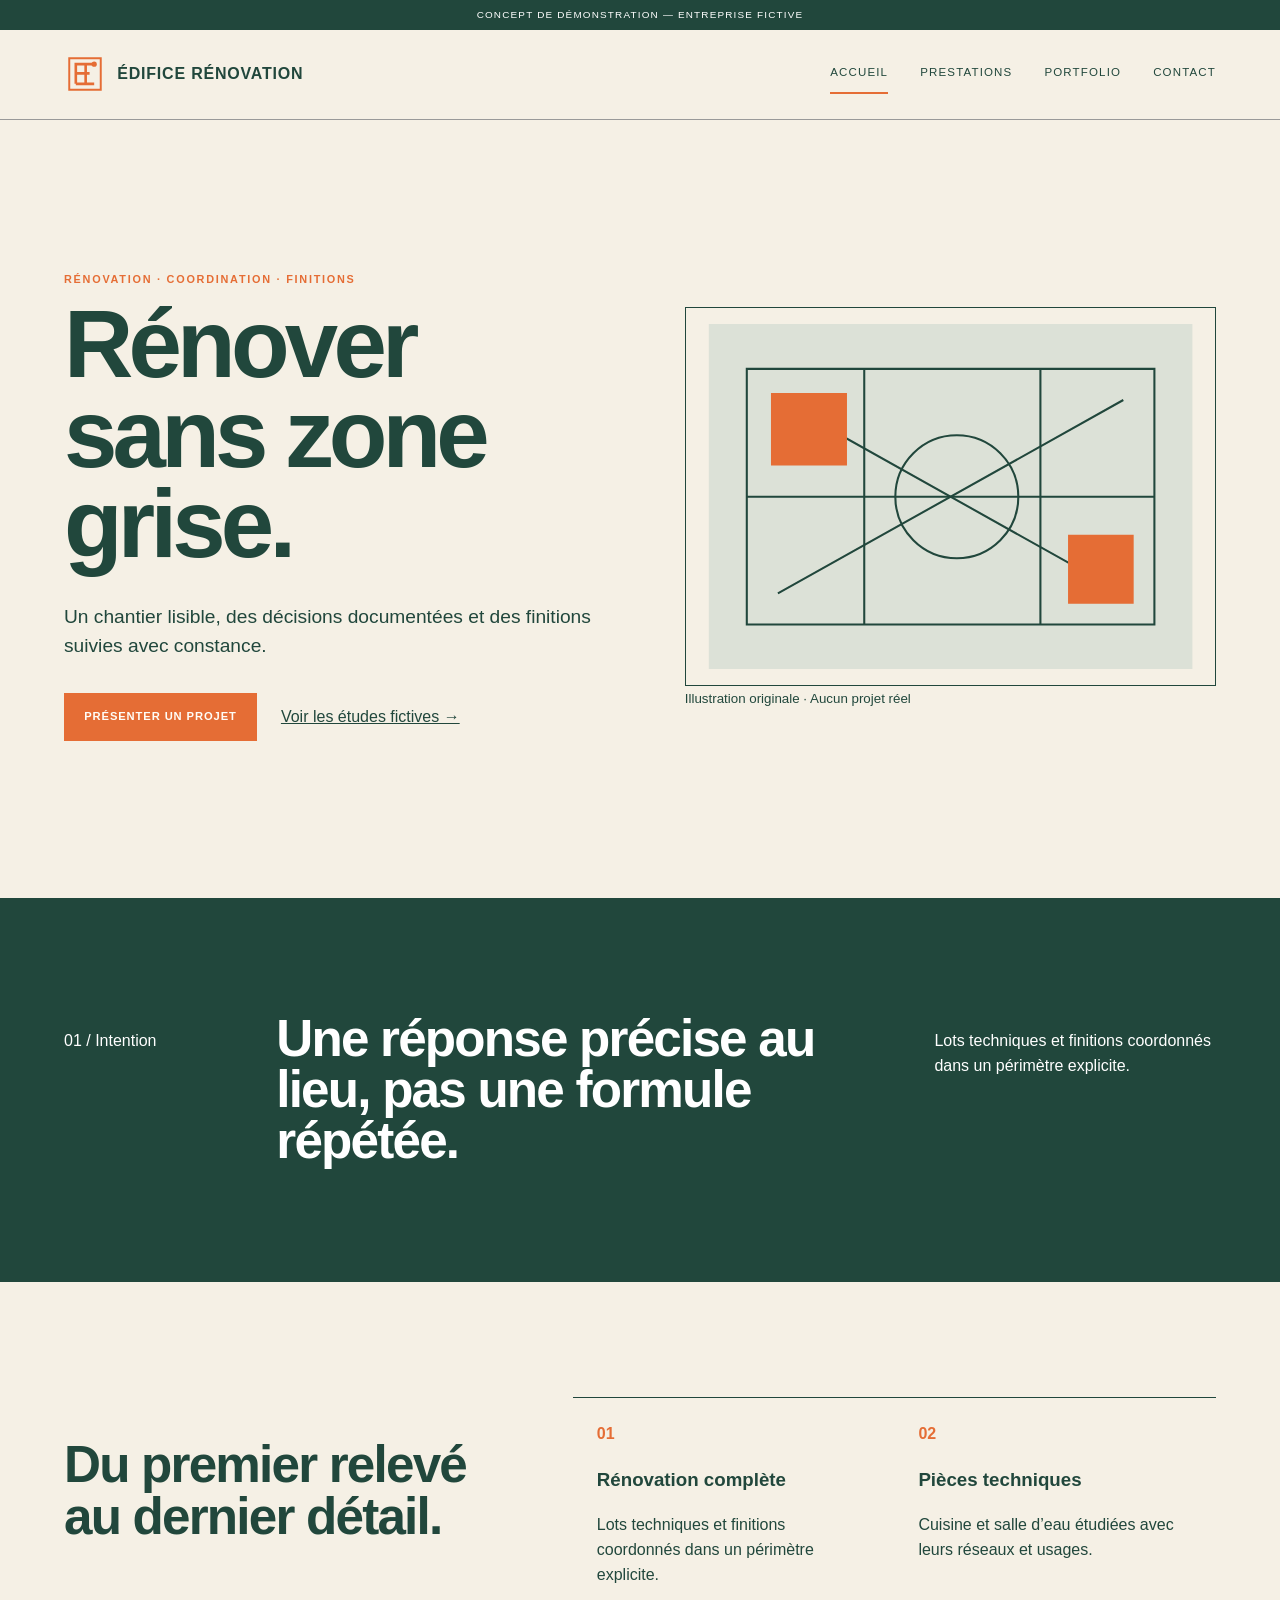
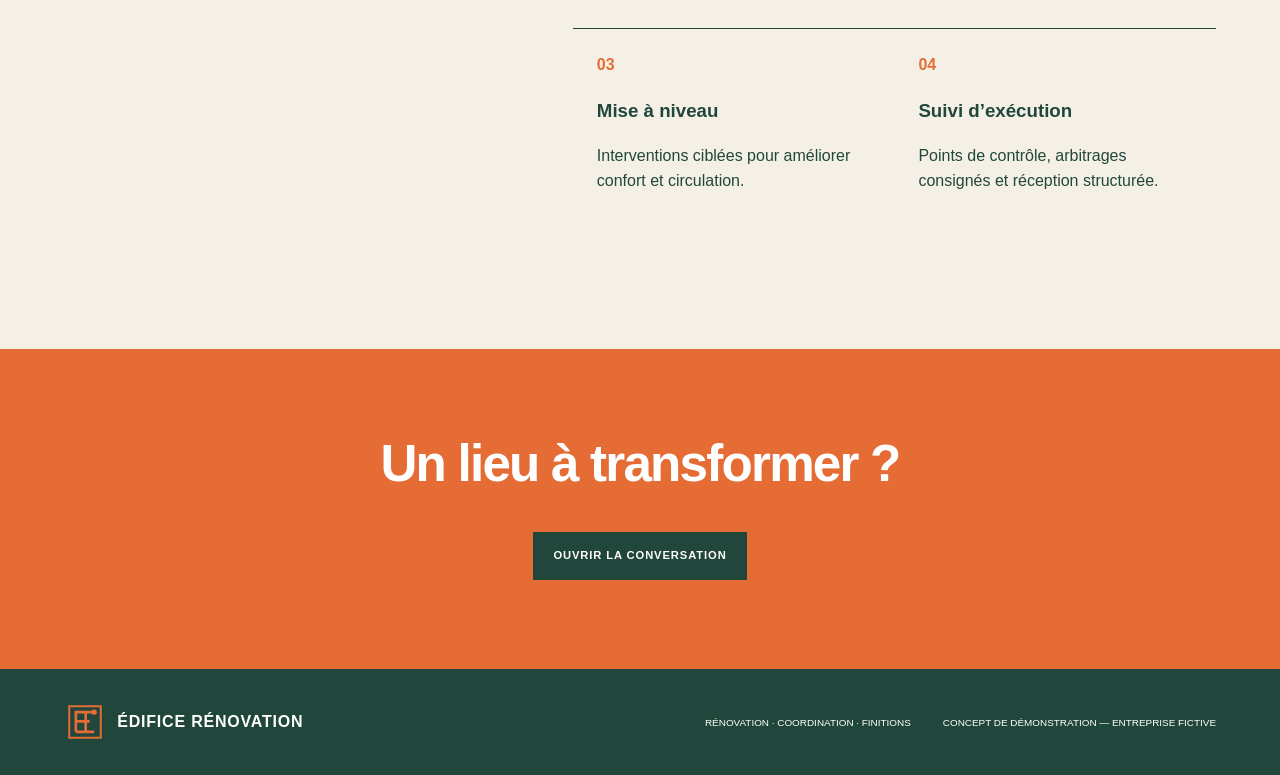
<file: index.html>
<!doctype html><html lang="fr" data-style="edifice"><head><meta charset="utf-8"><meta name="viewport" content="width=device-width,initial-scale=1"><title>Accueil — ÉDIFICE RÉNOVATION</title><meta name="description" content="Un chantier lisible, des décisions documentées et des finitions suivies avec constance."><link rel="icon" href="favicon.svg" type="image/svg+xml"><link rel="stylesheet" href="styles.css"><script src="script.js" defer></script></head><body><a class="skip-link" href="#contenu">Aller au contenu</a><div class="notice">Concept de démonstration — entreprise fictive</div><header><a class="brand" href="index.html"><svg class="mark" viewBox="0 0 64 64" aria-hidden="true"><use href="logo.svg#mark"/></svg><b>ÉDIFICE RÉNOVATION</b></a><button class="menu-toggle" aria-expanded="false" aria-controls="navigation"><span>Menu</span><i></i></button><nav id="navigation" aria-label="Navigation principale"><a href="index.html" aria-current="page">Accueil</a><a href="prestations.html">Prestations</a><a href="portfolio.html">Portfolio</a><a href="contact.html">Contact</a></nav></header><main id="contenu"><section class="hero"><div><p class="tag">Rénovation · Coordination · Finitions</p><h1>Rénover sans zone grise.</h1><p class="lead">Un chantier lisible, des décisions documentées et des finitions suivies avec constance.</p><p class="actions"><a class="button" href="contact.html">Présenter un projet</a><a href="portfolio.html">Voir les études fictives →</a></p></div><div><svg class="visual" viewBox="0 0 700 500" role="img" aria-label="Composition architecturale abstraite, étude fictive"><rect width="700" height="500"/><g><path d="M55 65H645V435H55ZM55 250H645M225 65V435M480 65V435"/><circle cx="359" cy="250" r="89"/><path d="M100 110L600 390M600 110L100 390"/></g><path class="solid" d="M90 100h110v105H90zm430 205h95v100h-95z"/></svg><small>Illustration originale · Aucun projet réel</small></div></section><section class="dark"><p>01 / Intention</p><h2>Une réponse précise au lieu, pas une formule répétée.</h2><p>Lots techniques et finitions coordonnés dans un périmètre explicite.</p></section><section class="split"><h2>Du premier relevé au dernier détail.</h2><div class="cards"><article><b>01</b><h3>Rénovation complète</h3><p>Lots techniques et finitions coordonnés dans un périmètre explicite.</p></article><article><b>02</b><h3>Pièces techniques</h3><p>Cuisine et salle d’eau étudiées avec leurs réseaux et usages.</p></article><article><b>03</b><h3>Mise à niveau</h3><p>Interventions ciblées pour améliorer confort et circulation.</p></article><article><b>04</b><h3>Suivi d’exécution</h3><p>Points de contrôle, arbitrages consignés et réception structurée.</p></article></div></section><section class="cta"><h2>Un lieu à transformer ?</h2><a class="button" href="contact.html">Ouvrir la conversation</a></section></main><footer><a class="brand" href="index.html"><svg class="mark" viewBox="0 0 64 64" aria-hidden="true"><use href="logo.svg#mark"/></svg><b>ÉDIFICE RÉNOVATION</b></a><p>Rénovation · Coordination · Finitions</p><p>Concept de démonstration — entreprise fictive</p></footer></body></html>
</file>
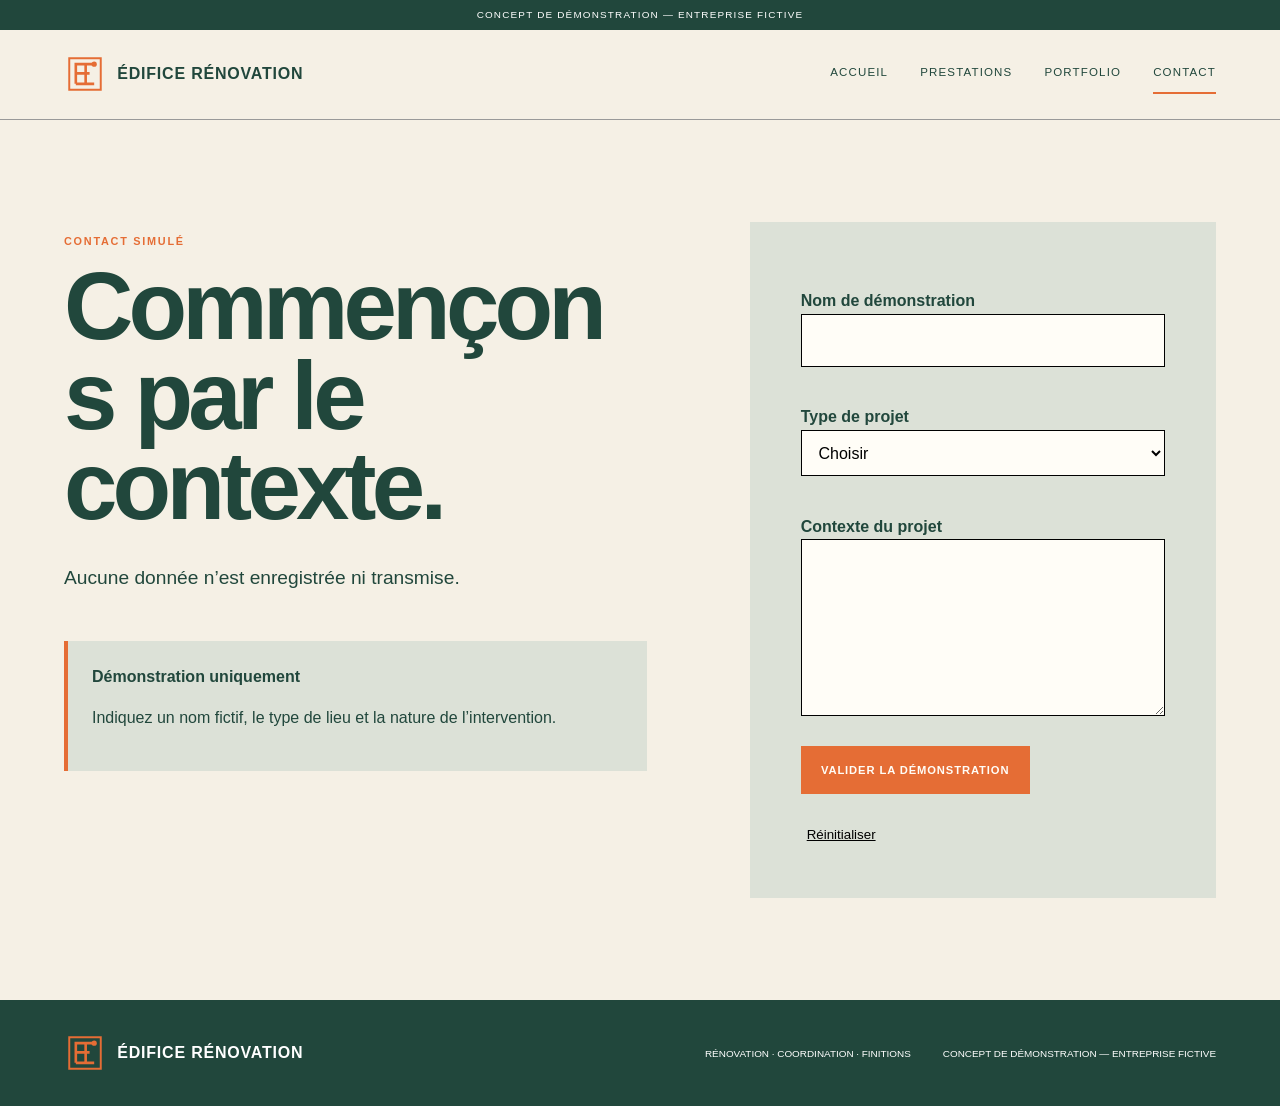
<file: contact.html>
<!doctype html><html lang="fr" data-style="edifice"><head><meta charset="utf-8"><meta name="viewport" content="width=device-width,initial-scale=1"><title>Contact simulé — ÉDIFICE RÉNOVATION</title><meta name="description" content="Un chantier lisible, des décisions documentées et des finitions suivies avec constance."><link rel="icon" href="favicon.svg" type="image/svg+xml"><link rel="stylesheet" href="styles.css"><script src="script.js" defer></script></head><body><a class="skip-link" href="#contenu">Aller au contenu</a><div class="notice">Concept de démonstration — entreprise fictive</div><header><a class="brand" href="index.html"><svg class="mark" viewBox="0 0 64 64" aria-hidden="true"><use href="logo.svg#mark"/></svg><b>ÉDIFICE RÉNOVATION</b></a><button class="menu-toggle" aria-expanded="false" aria-controls="navigation"><span>Menu</span><i></i></button><nav id="navigation" aria-label="Navigation principale"><a href="index.html">Accueil</a><a href="prestations.html">Prestations</a><a href="portfolio.html">Portfolio</a><a href="contact.html" aria-current="page">Contact</a></nav></header><main id="contenu"><section class="contact"><div><p class="tag">Contact simulé</p><h1>Commençons par le contexte.</h1><p class="lead">Aucune donnée n’est enregistrée ni transmise.</p><aside><b>Démonstration uniquement</b><p>Indiquez un nom fictif, le type de lieu et la nature de l’intervention.</p></aside></div><form id="contact-form" novalidate><label for="nom">Nom de démonstration</label><input id="nom" required minlength="2" aria-describedby="nom-error"><small id="nom-error"></small><label for="projet">Type de projet</label><select id="projet" required aria-describedby="projet-error"><option value="">Choisir</option><option>Habitat</option><option>Hôtellerie</option><option>Commerce</option><option>Bureaux</option></select><small id="projet-error"></small><label for="message">Contexte du projet</label><textarea id="message" rows="6" required minlength="20" aria-describedby="message-error"></textarea><small id="message-error"></small><button class="button" type="submit">Valider la démonstration</button><div id="form-status" role="status" tabindex="-1"></div><button class="reset" type="reset">Réinitialiser</button></form></section></main><footer><a class="brand" href="index.html"><svg class="mark" viewBox="0 0 64 64" aria-hidden="true"><use href="logo.svg#mark"/></svg><b>ÉDIFICE RÉNOVATION</b></a><p>Rénovation · Coordination · Finitions</p><p>Concept de démonstration — entreprise fictive</p></footer></body></html>
</file>
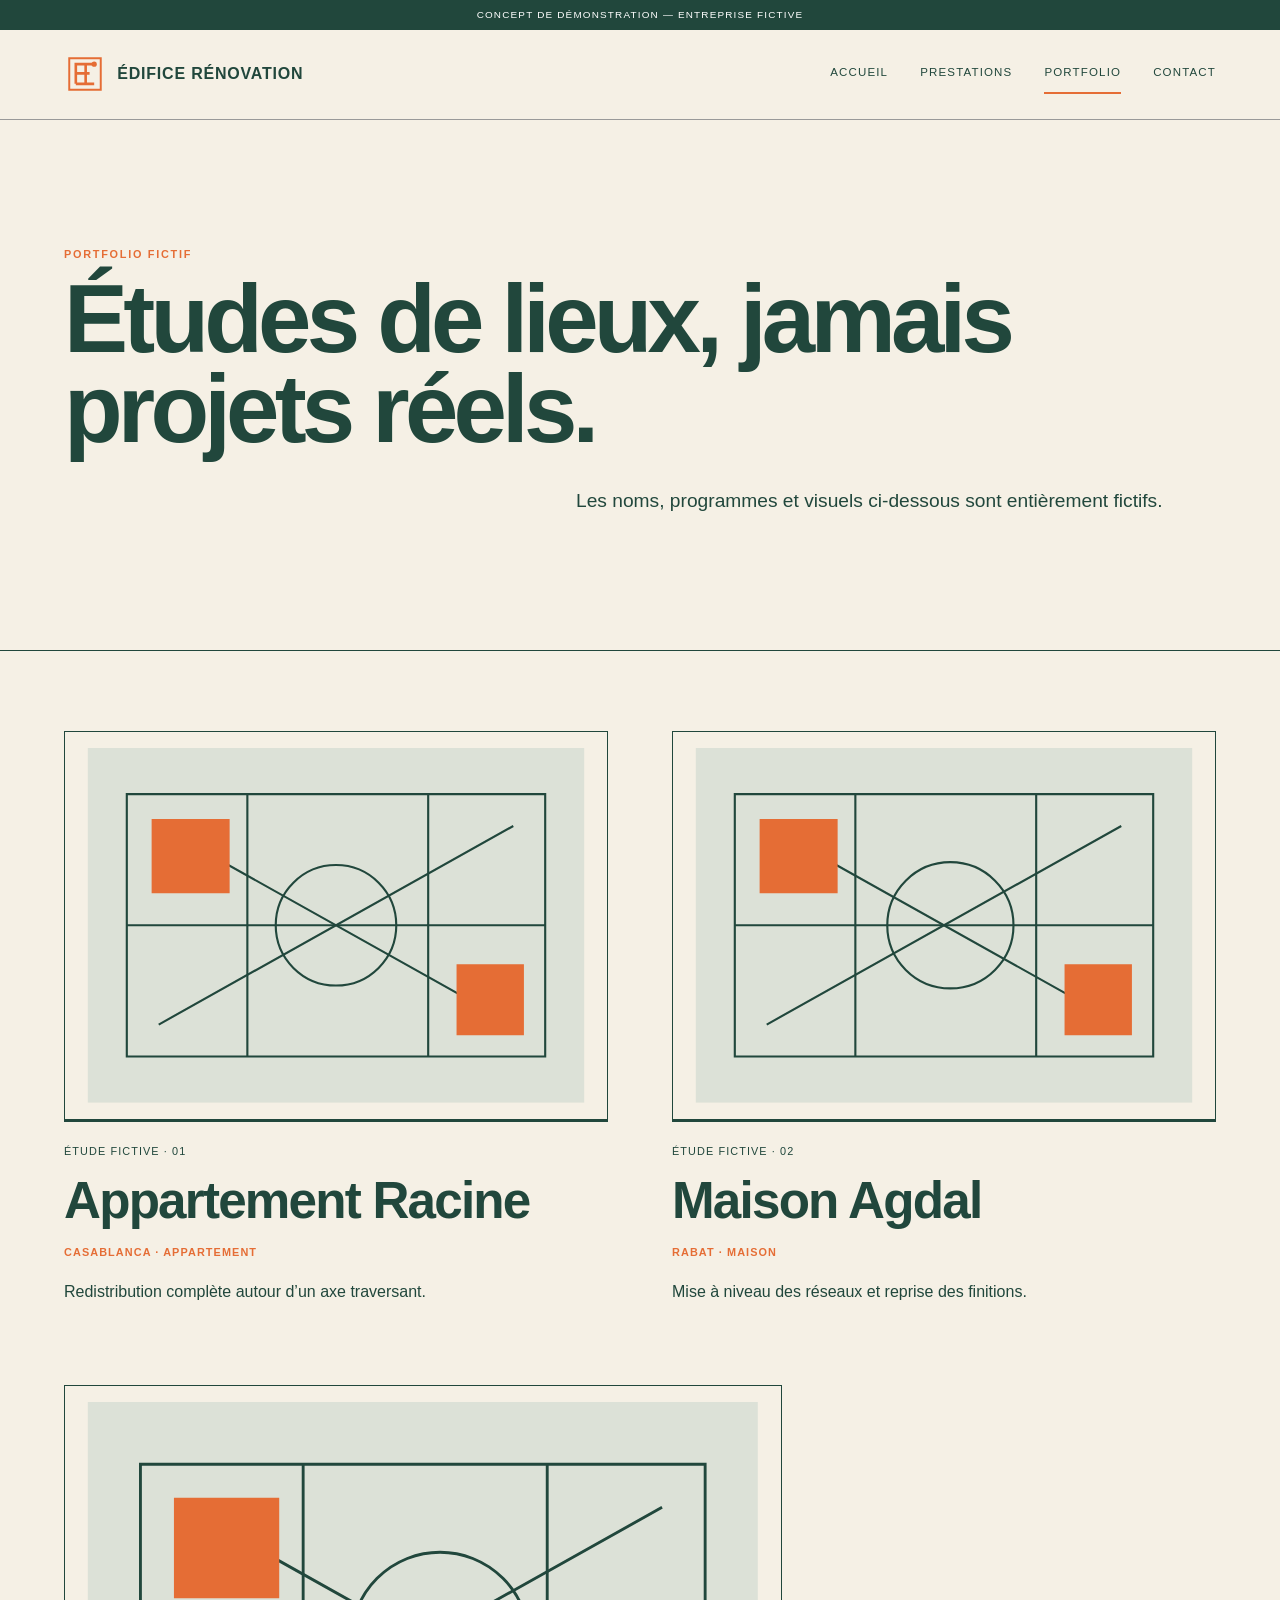
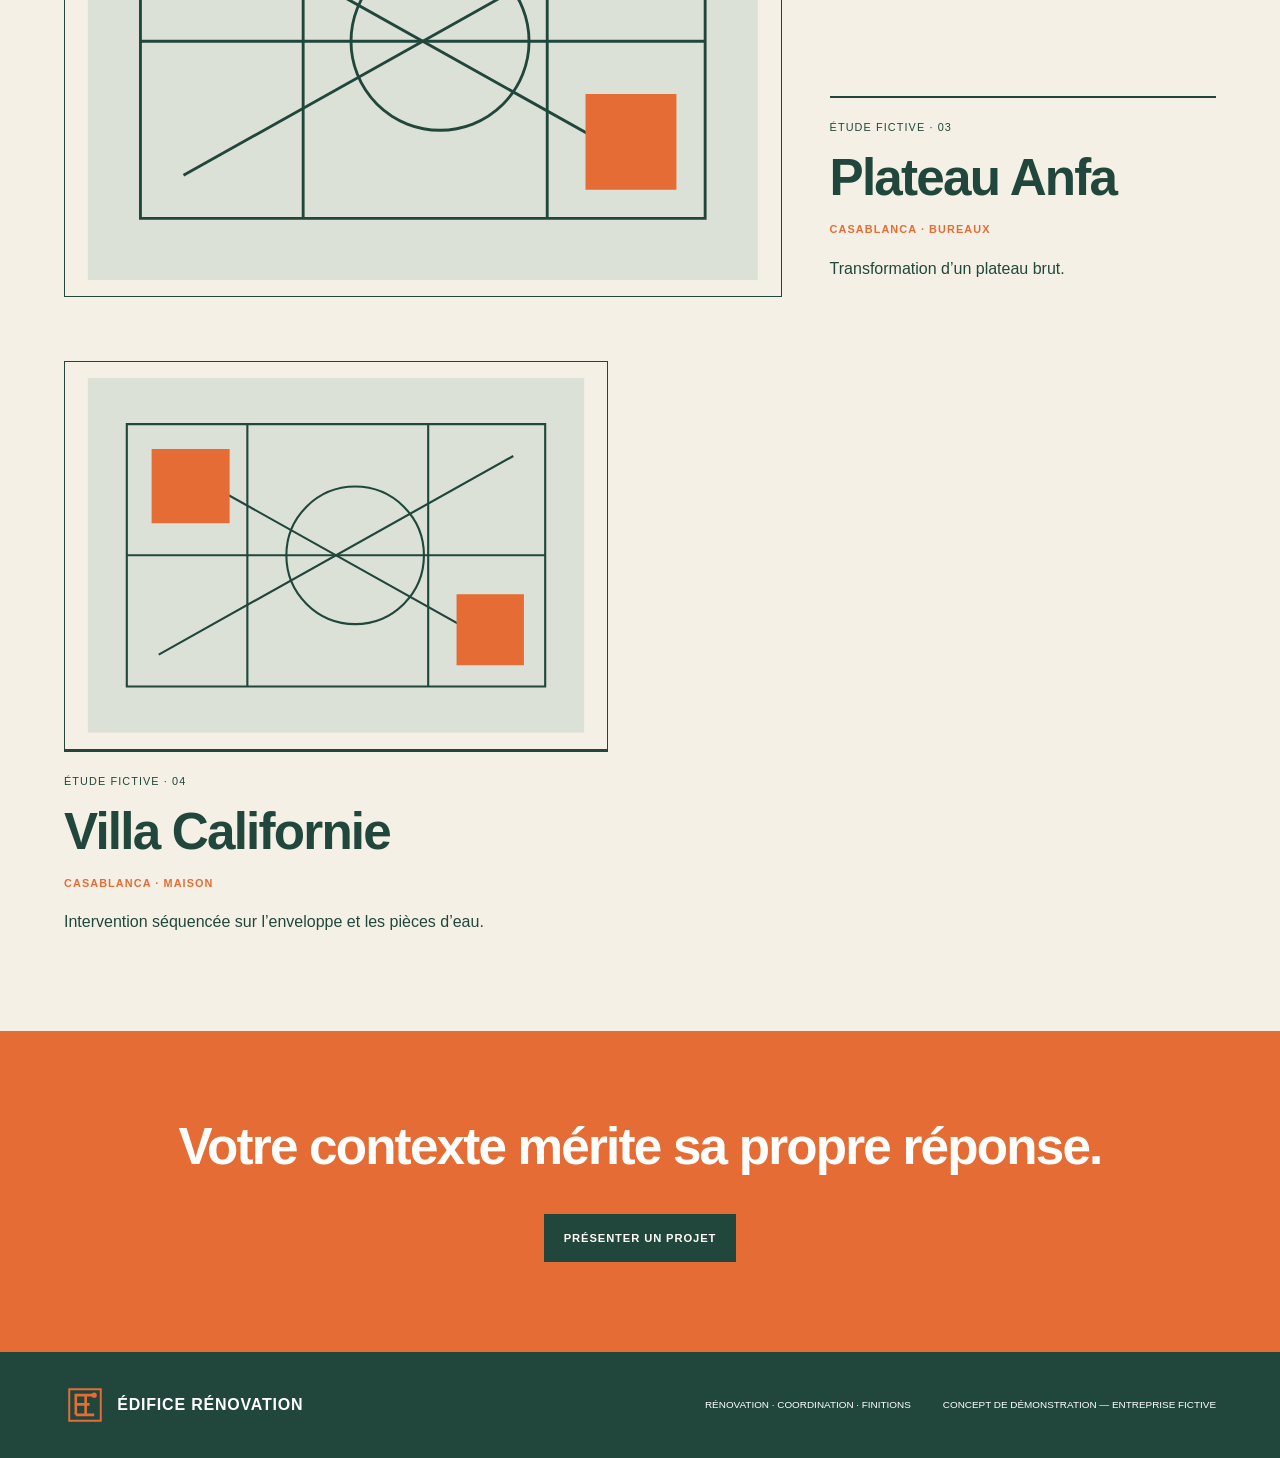
<file: portfolio.html>
<!doctype html><html lang="fr" data-style="edifice"><head><meta charset="utf-8"><meta name="viewport" content="width=device-width,initial-scale=1"><title>Portfolio fictif — ÉDIFICE RÉNOVATION</title><meta name="description" content="Un chantier lisible, des décisions documentées et des finitions suivies avec constance."><link rel="icon" href="favicon.svg" type="image/svg+xml"><link rel="stylesheet" href="styles.css"><script src="script.js" defer></script></head><body><a class="skip-link" href="#contenu">Aller au contenu</a><div class="notice">Concept de démonstration — entreprise fictive</div><header><a class="brand" href="index.html"><svg class="mark" viewBox="0 0 64 64" aria-hidden="true"><use href="logo.svg#mark"/></svg><b>ÉDIFICE RÉNOVATION</b></a><button class="menu-toggle" aria-expanded="false" aria-controls="navigation"><span>Menu</span><i></i></button><nav id="navigation" aria-label="Navigation principale"><a href="index.html">Accueil</a><a href="prestations.html">Prestations</a><a href="portfolio.html" aria-current="page">Portfolio</a><a href="contact.html">Contact</a></nav></header><main id="contenu"><section class="page"><p class="tag">Portfolio fictif</p><h1>Études de lieux, jamais projets réels.</h1><p class="lead">Les noms, programmes et visuels ci-dessous sont entièrement fictifs.</p></section><section class="projects"><article><svg class="visual" viewBox="0 0 700 500" role="img" aria-label="Composition architecturale abstraite, étude fictive"><rect width="700" height="500"/><g><path d="M55 65H645V435H55ZM55 250H645M225 65V435M480 65V435"/><circle cx="350" cy="250" r="85"/><path d="M100 110L600 390M600 110L100 390"/></g><path class="solid" d="M90 100h110v105H90zm430 205h95v100h-95z"/></svg><div><span>Étude fictive · 01</span><h2>Appartement Racine</h2><b>Casablanca · Appartement</b><p>Redistribution complète autour d’un axe traversant.</p></div></article><article><svg class="visual" viewBox="0 0 700 500" role="img" aria-label="Composition architecturale abstraite, étude fictive"><rect width="700" height="500"/><g><path d="M55 65H645V435H55ZM55 250H645M225 65V435M480 65V435"/><circle cx="359" cy="250" r="89"/><path d="M100 110L600 390M600 110L100 390"/></g><path class="solid" d="M90 100h110v105H90zm430 205h95v100h-95z"/></svg><div><span>Étude fictive · 02</span><h2>Maison Agdal</h2><b>Rabat · Maison</b><p>Mise à niveau des réseaux et reprise des finitions.</p></div></article><article><svg class="visual" viewBox="0 0 700 500" role="img" aria-label="Composition architecturale abstraite, étude fictive"><rect width="700" height="500"/><g><path d="M55 65H645V435H55ZM55 250H645M225 65V435M480 65V435"/><circle cx="368" cy="250" r="93"/><path d="M100 110L600 390M600 110L100 390"/></g><path class="solid" d="M90 100h110v105H90zm430 205h95v100h-95z"/></svg><div><span>Étude fictive · 03</span><h2>Plateau Anfa</h2><b>Casablanca · Bureaux</b><p>Transformation d’un plateau brut.</p></div></article><article><svg class="visual" viewBox="0 0 700 500" role="img" aria-label="Composition architecturale abstraite, étude fictive"><rect width="700" height="500"/><g><path d="M55 65H645V435H55ZM55 250H645M225 65V435M480 65V435"/><circle cx="377" cy="250" r="97"/><path d="M100 110L600 390M600 110L100 390"/></g><path class="solid" d="M90 100h110v105H90zm430 205h95v100h-95z"/></svg><div><span>Étude fictive · 04</span><h2>Villa Californie</h2><b>Casablanca · Maison</b><p>Intervention séquencée sur l’enveloppe et les pièces d’eau.</p></div></article></section><section class="cta"><h2>Votre contexte mérite sa propre réponse.</h2><a class="button" href="contact.html">Présenter un projet</a></section></main><footer><a class="brand" href="index.html"><svg class="mark" viewBox="0 0 64 64" aria-hidden="true"><use href="logo.svg#mark"/></svg><b>ÉDIFICE RÉNOVATION</b></a><p>Rénovation · Coordination · Finitions</p><p>Concept de démonstration — entreprise fictive</p></footer></body></html>
</file>
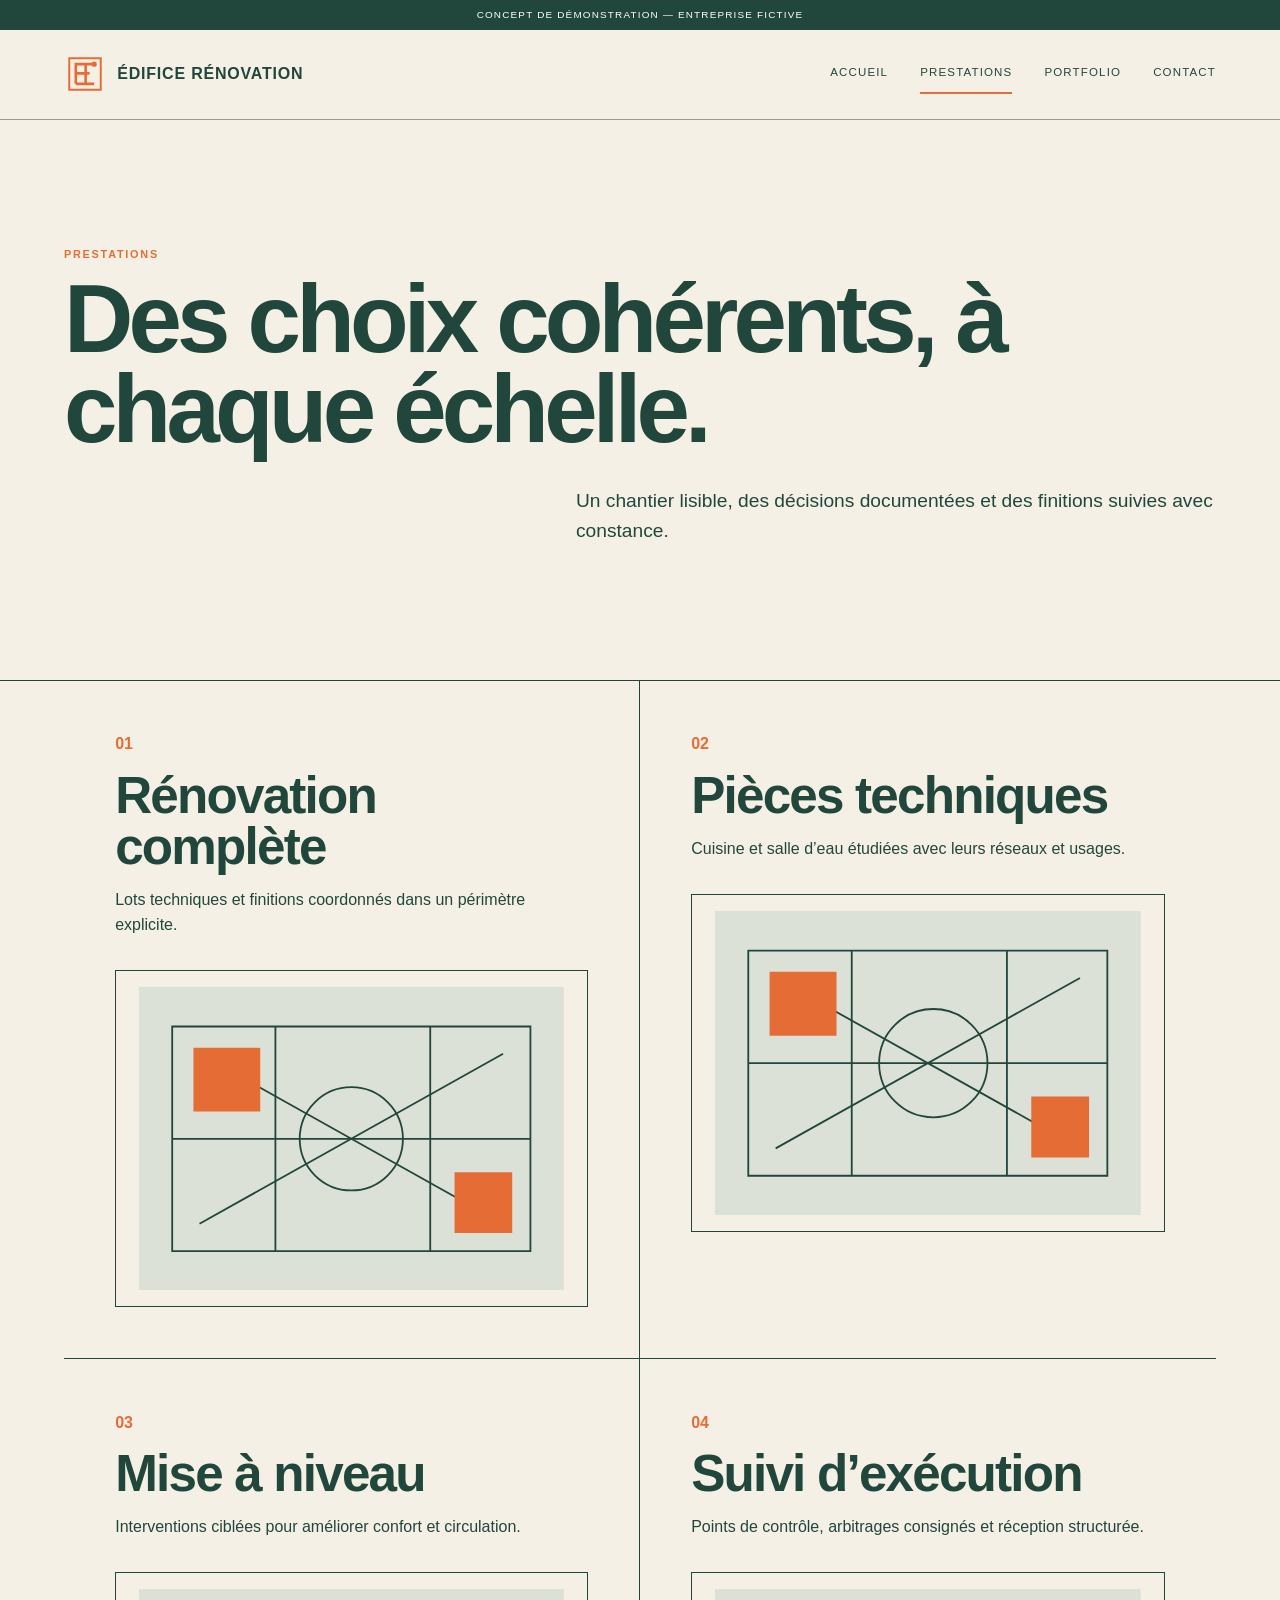
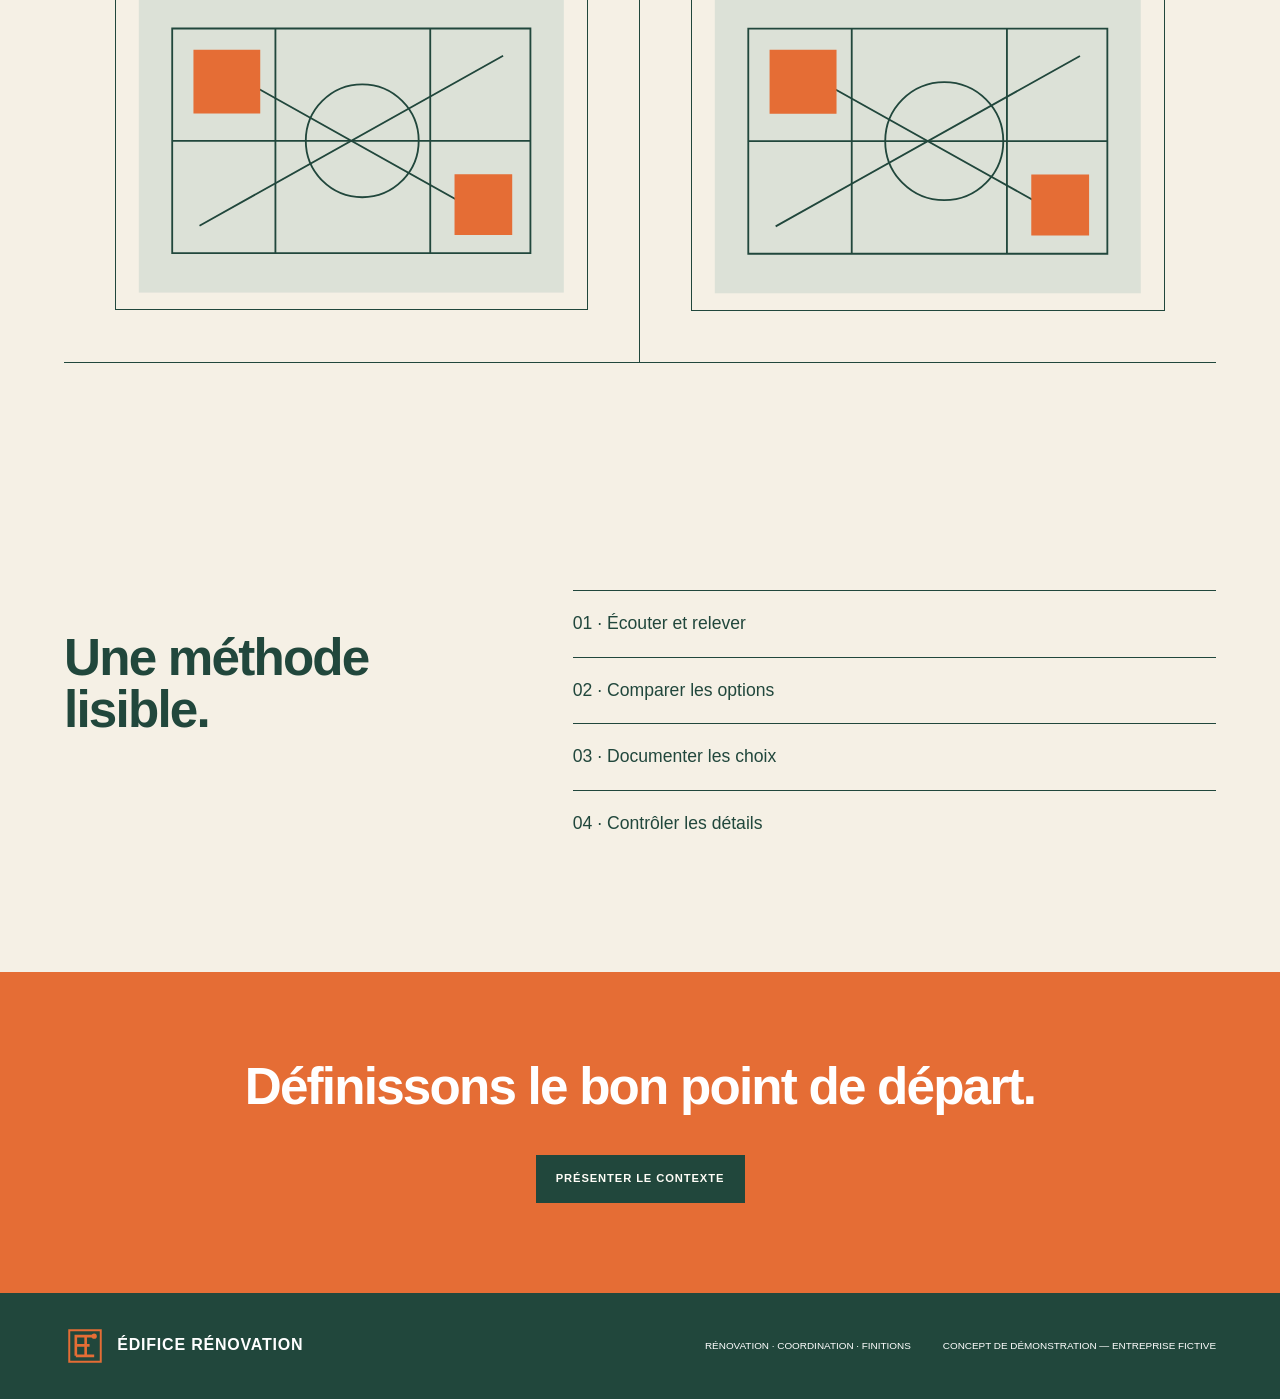
<file: prestations.html>
<!doctype html><html lang="fr" data-style="edifice"><head><meta charset="utf-8"><meta name="viewport" content="width=device-width,initial-scale=1"><title>Prestations — ÉDIFICE RÉNOVATION</title><meta name="description" content="Un chantier lisible, des décisions documentées et des finitions suivies avec constance."><link rel="icon" href="favicon.svg" type="image/svg+xml"><link rel="stylesheet" href="styles.css"><script src="script.js" defer></script></head><body><a class="skip-link" href="#contenu">Aller au contenu</a><div class="notice">Concept de démonstration — entreprise fictive</div><header><a class="brand" href="index.html"><svg class="mark" viewBox="0 0 64 64" aria-hidden="true"><use href="logo.svg#mark"/></svg><b>ÉDIFICE RÉNOVATION</b></a><button class="menu-toggle" aria-expanded="false" aria-controls="navigation"><span>Menu</span><i></i></button><nav id="navigation" aria-label="Navigation principale"><a href="index.html">Accueil</a><a href="prestations.html" aria-current="page">Prestations</a><a href="portfolio.html">Portfolio</a><a href="contact.html">Contact</a></nav></header><main id="contenu"><section class="page"><p class="tag">Prestations</p><h1>Des choix cohérents, à chaque échelle.</h1><p class="lead">Un chantier lisible, des décisions documentées et des finitions suivies avec constance.</p></section><section class="services"><article><b>01</b><h2>Rénovation complète</h2><p>Lots techniques et finitions coordonnés dans un périmètre explicite.</p><svg class="visual" viewBox="0 0 700 500" role="img" aria-label="Composition architecturale abstraite, étude fictive"><rect width="700" height="500"/><g><path d="M55 65H645V435H55ZM55 250H645M225 65V435M480 65V435"/><circle cx="350" cy="250" r="85"/><path d="M100 110L600 390M600 110L100 390"/></g><path class="solid" d="M90 100h110v105H90zm430 205h95v100h-95z"/></svg></article><article><b>02</b><h2>Pièces techniques</h2><p>Cuisine et salle d’eau étudiées avec leurs réseaux et usages.</p><svg class="visual" viewBox="0 0 700 500" role="img" aria-label="Composition architecturale abstraite, étude fictive"><rect width="700" height="500"/><g><path d="M55 65H645V435H55ZM55 250H645M225 65V435M480 65V435"/><circle cx="359" cy="250" r="89"/><path d="M100 110L600 390M600 110L100 390"/></g><path class="solid" d="M90 100h110v105H90zm430 205h95v100h-95z"/></svg></article><article><b>03</b><h2>Mise à niveau</h2><p>Interventions ciblées pour améliorer confort et circulation.</p><svg class="visual" viewBox="0 0 700 500" role="img" aria-label="Composition architecturale abstraite, étude fictive"><rect width="700" height="500"/><g><path d="M55 65H645V435H55ZM55 250H645M225 65V435M480 65V435"/><circle cx="368" cy="250" r="93"/><path d="M100 110L600 390M600 110L100 390"/></g><path class="solid" d="M90 100h110v105H90zm430 205h95v100h-95z"/></svg></article><article><b>04</b><h2>Suivi d’exécution</h2><p>Points de contrôle, arbitrages consignés et réception structurée.</p><svg class="visual" viewBox="0 0 700 500" role="img" aria-label="Composition architecturale abstraite, étude fictive"><rect width="700" height="500"/><g><path d="M55 65H645V435H55ZM55 250H645M225 65V435M480 65V435"/><circle cx="377" cy="250" r="97"/><path d="M100 110L600 390M600 110L100 390"/></g><path class="solid" d="M90 100h110v105H90zm430 205h95v100h-95z"/></svg></article></section><section class="method"><h2>Une méthode lisible.</h2><ol><li>01 · Écouter et relever</li><li>02 · Comparer les options</li><li>03 · Documenter les choix</li><li>04 · Contrôler les détails</li></ol></section><section class="cta"><h2>Définissons le bon point de départ.</h2><a class="button" href="contact.html">Présenter le contexte</a></section></main><footer><a class="brand" href="index.html"><svg class="mark" viewBox="0 0 64 64" aria-hidden="true"><use href="logo.svg#mark"/></svg><b>ÉDIFICE RÉNOVATION</b></a><p>Rénovation · Coordination · Finitions</p><p>Concept de démonstration — entreprise fictive</p></footer></body></html>
</file>
<file: styles.css>
:root{--bg:#f5f0e5;--ink:#15362d;--a:#b6673d;--panel:#ded4c1;--white:#fffdf7;--display:Georgia,serif;--pad:clamp(1rem,5vw,5rem)}*{box-sizing:border-box}html{scroll-behavior:smooth}body{margin:0;background:var(--bg);color:var(--ink);font-family:Arial,sans-serif;line-height:1.55;overflow-x:hidden}a{color:inherit}svg{display:block;max-width:100%}.skip-link{position:fixed;z-index:99;top:1rem;left:1rem;background:var(--a);color:white;padding:.7rem;transform:translateY(-200%)}.skip-link:focus{transform:none}.notice{text-align:center;background:var(--ink);color:white;padding:.45rem;font-size:.62rem;letter-spacing:.12em;text-transform:uppercase}header{height:90px;padding:0 var(--pad);display:flex;justify-content:space-between;align-items:center;border-bottom:1px solid #999;position:relative;z-index:10}.brand{display:flex;align-items:center;gap:.7rem;text-decoration:none;letter-spacing:.05em}.mark{width:42px;height:42px;color:var(--a)}nav{display:flex;gap:clamp(.8rem,2.5vw,2.5rem)}nav a{text-decoration:none;text-transform:uppercase;font-size:.72rem;letter-spacing:.1em;padding:.6rem 0;border-bottom:2px solid transparent}nav a[aria-current=page]{border-color:var(--a)}.menu-toggle{display:none}.hero{min-height:calc(100vh - 122px);max-width:1450px;margin:auto;padding:clamp(3rem,8vw,8rem) var(--pad);display:grid;grid-template-columns:1fr 1fr;gap:clamp(2rem,7vw,8rem);align-items:center}h1{font:500 clamp(3.3rem,7.5vw,8rem)/.94 var(--display);letter-spacing:-.05em;margin:.4rem 0 2rem}h2{font:500 clamp(2rem,4vw,4.8rem)/1 var(--display);letter-spacing:-.035em}.lead{font-size:clamp(1.05rem,1.5vw,1.35rem);max-width:40rem}.tag{color:var(--a);font-size:.68rem;text-transform:uppercase;letter-spacing:.16em;font-weight:bold}.actions{display:flex;gap:1.5rem;align-items:center;margin-top:2rem;flex-wrap:wrap}.button{display:inline-flex;min-height:48px;align-items:center;justify-content:center;background:var(--a);color:var(--white);padding:.8rem 1.2rem;border:1px solid var(--a);text-decoration:none;text-transform:uppercase;letter-spacing:.08em;font-weight:bold;font-size:.7rem;cursor:pointer}.button:hover{background:var(--ink);border-color:var(--ink)}.visual{width:100%;aspect-ratio:1.4}.visual rect{fill:var(--panel)}.visual g{fill:none;stroke:var(--ink);stroke-width:3}.visual .solid{fill:var(--a);stroke:none}.dark{background:var(--ink);color:white;padding:clamp(5rem,9vw,9rem) var(--pad);display:grid;grid-template-columns:.35fr 1.3fr .6fr;gap:3rem}.dark h2{margin:0}.split,.method{max-width:1450px;margin:auto;padding:clamp(5rem,9vw,9rem) var(--pad);display:grid;grid-template-columns:.8fr 1.2fr;gap:5rem}.cards{display:grid;grid-template-columns:1fr 1fr}.cards article{padding:1.5rem;border-top:1px solid}.cards b,.services>article>b{color:var(--a)}.cta{text-align:center;background:var(--a);color:white;padding:clamp(4rem,7vw,7rem) var(--pad)}.cta h2{margin-top:0}.cta .button{background:var(--ink);border-color:var(--ink)}footer{background:var(--ink);color:white;padding:2rem var(--pad);display:grid;grid-template-columns:1fr auto auto;gap:2rem;align-items:center}footer p{font-size:.62rem;text-transform:uppercase}.page{max-width:1450px;margin:auto;padding:clamp(4rem,9vw,9rem) var(--pad);border-bottom:1px solid}.page h1{max-width:1100px}.page .lead{margin-left:auto}.services{max-width:1450px;margin:auto;padding:0 var(--pad) 7rem;display:grid;grid-template-columns:1fr 1fr}.services article{padding:clamp(2rem,4vw,4rem);border-bottom:1px solid}.services article:nth-child(odd){border-right:1px solid}.services h2,.projects h2{margin:.8rem 0}.services .visual{margin-top:2rem}.method ol{list-style:none;padding:0;margin:0}.method li{padding:1.2rem 0;border-top:1px solid;font-size:1.1rem}.projects{max-width:1450px;margin:auto;padding:5rem var(--pad);display:grid;grid-template-columns:1fr 1fr;gap:clamp(2rem,5vw,6rem)}.projects article:nth-child(3n){grid-column:1/-1;display:grid;grid-template-columns:1.3fr .7fr;gap:3rem;align-items:end}.projects article div{border-top:2px solid;padding-top:1rem}.projects span,.projects b{font-size:.68rem;text-transform:uppercase;letter-spacing:.1em}.projects b{color:var(--a)}.contact{max-width:1450px;margin:auto;padding:clamp(4rem,8vw,8rem) var(--pad);display:grid;grid-template-columns:1fr .8fr;gap:clamp(3rem,8vw,9rem)}aside{margin-top:3rem;padding:1.5rem;border-left:4px solid var(--a);background:var(--panel)}form{background:var(--panel);padding:clamp(1.5rem,4vw,3.5rem)}label{display:block;font-weight:bold;margin-top:1rem}input,select,textarea{width:100%;padding:.8rem;border:1px solid;background:var(--white);font:inherit}textarea{resize:vertical}form small{display:block;min-height:1.4rem;color:#941d16}form [aria-invalid=true]{border:2px solid #941d16}#form-status{margin-top:1rem;font-weight:bold}.success{background:white;border:1px solid;padding:1rem}.reset{border:0;background:none;text-decoration:underline;margin-top:1rem}html[data-style=neo]{--ink:#1738c8;--a:#f05f55;--panel:#dfe5ff;--display:Arial Black,Arial,sans-serif}html[data-style=neo] h1,html[data-style=neo] h2{text-transform:uppercase}html[data-style=neo] .visual{transform:rotate(-1deg)}html[data-style=edifice]{--ink:#21473c;--a:#e56d35;--panel:#dce1d7;--display:Arial,sans-serif}html[data-style=edifice] h1,html[data-style=edifice] h2{font-weight:800}html[data-style=edifice] .visual{border:1px solid;padding:1rem}html[data-style=sahara]{--bg:#dfc298;--ink:#171410;--a:#984124;--panel:#c89e68}html[data-style=sahara] header{border-bottom:3px solid}html[data-style=sahara] .visual{clip-path:polygon(6% 0,100% 0,94% 100%,0 100%)}html[data-style=renova]{--bg:#e9ebea;--ink:#242628;--a:#d99c00;--panel:#cbd0cf;--display:Arial Black,Arial,sans-serif}html[data-style=renova] .projects{gap:1px;background:var(--ink)}html[data-style=renova] .projects article{background:var(--bg);padding:2rem}html[data-style=renova] .projects article:nth-child(3n){display:block;grid-column:auto}.contact>*{min-width:0}.contact h1,.brand b{overflow-wrap:anywhere}form,input,select,textarea{max-width:100%}:focus-visible{outline:3px solid var(--a);outline-offset:4px}@media(max-width:850px){header{height:75px}.menu-toggle{display:flex;align-items:center;gap:.6rem;min-height:44px;border:0;background:none;color:inherit}.menu-toggle i,.menu-toggle i:after{content:'';display:block;width:22px;height:2px;background:currentColor}.menu-toggle i:after{transform:translateY(6px)}nav{display:none;position:absolute;top:75px;left:0;right:0;background:var(--bg);padding:1.2rem var(--pad);flex-direction:column;border-bottom:1px solid}nav.open{display:flex}.hero,.dark,.split,.method,.contact{grid-template-columns:1fr}.services,.projects{grid-template-columns:1fr}.services article:nth-child(odd){border-right:0}.projects article:nth-child(3n){grid-column:auto;display:block}footer{grid-template-columns:1fr;gap:.3rem}}@media(max-width:480px){.brand{font-size:.72rem}.mark{width:32px}.notice{font-size:.55rem}h1{font-size:clamp(2.7rem,14vw,4.2rem)}.cards{grid-template-columns:1fr}.services article{padding:2rem 0}.actions{flex-direction:column;align-items:stretch}.button{width:100%}.projects article{min-width:0}html[data-style=renova] .projects article{padding:1rem}}@media(prefers-reduced-motion:reduce){html{scroll-behavior:auto}*,*:before,*:after{animation-duration:.01ms!important;transition-duration:.01ms!important}}
</file>
